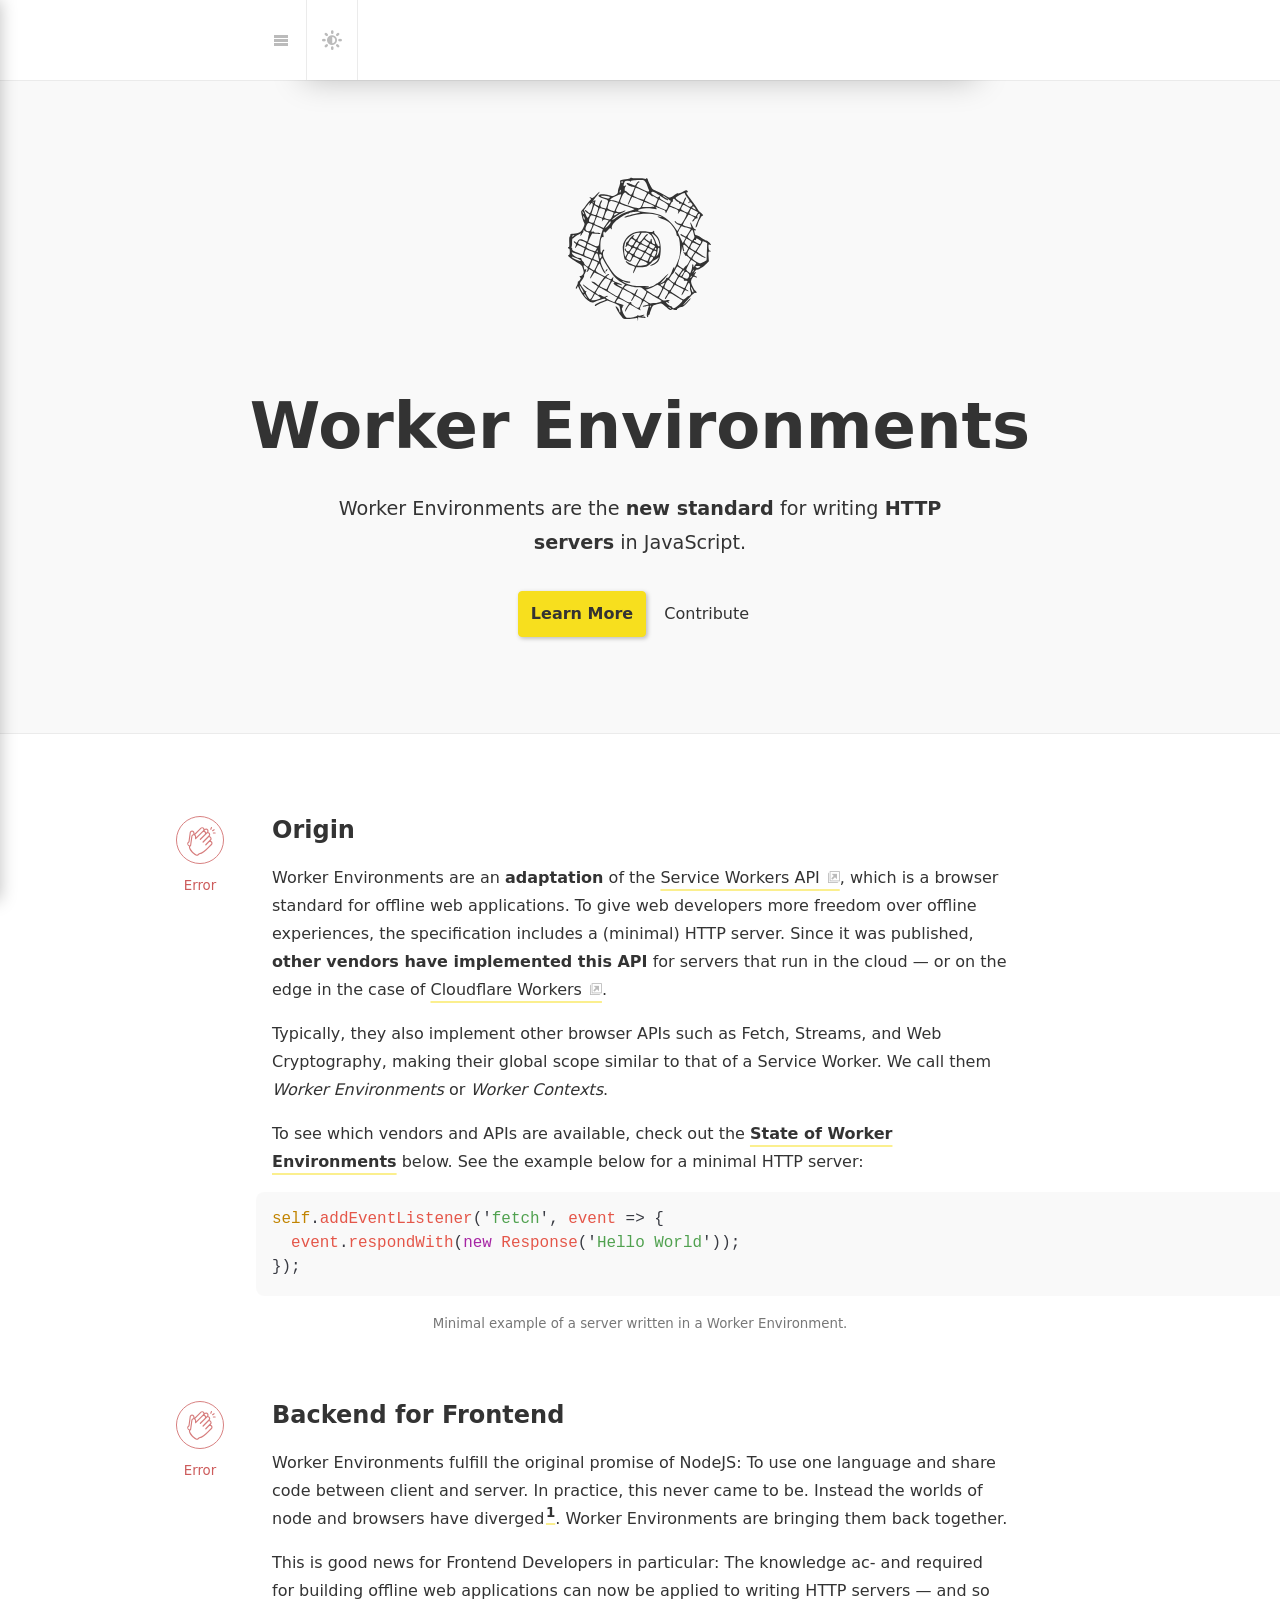
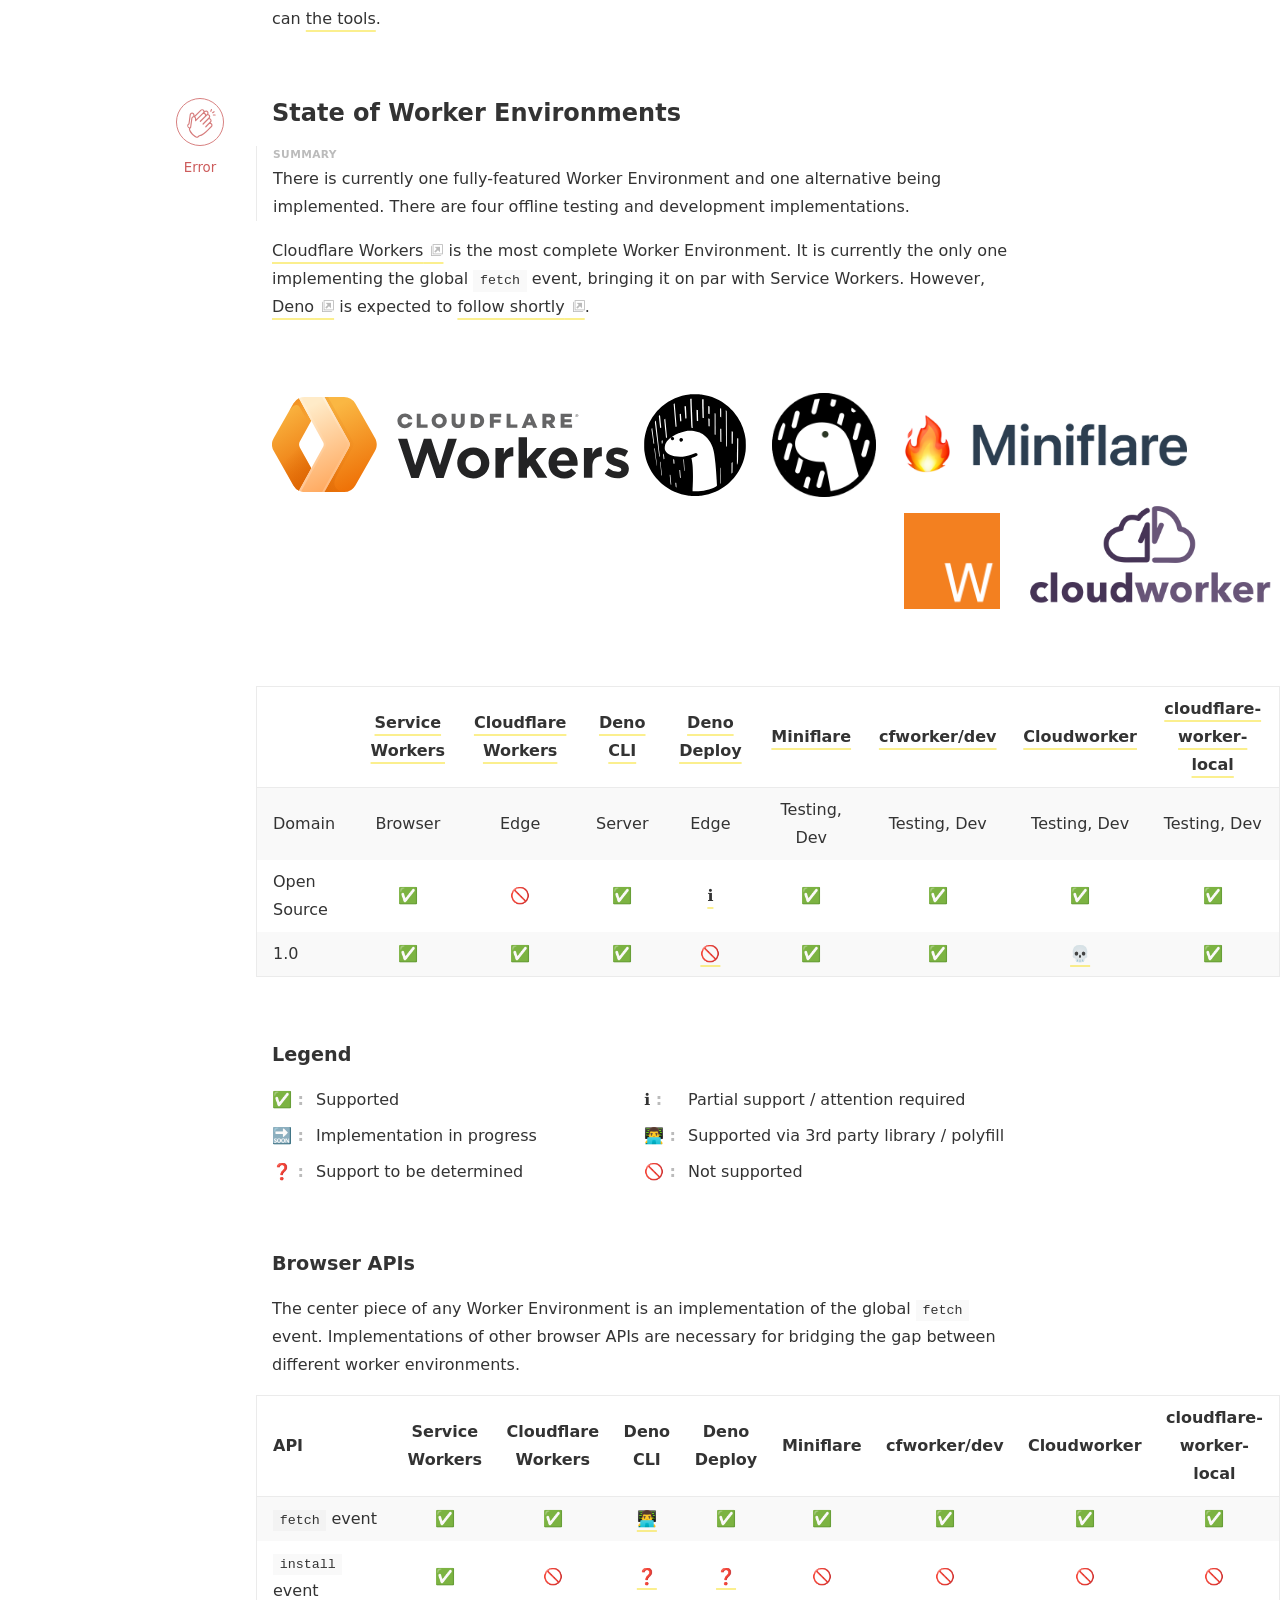
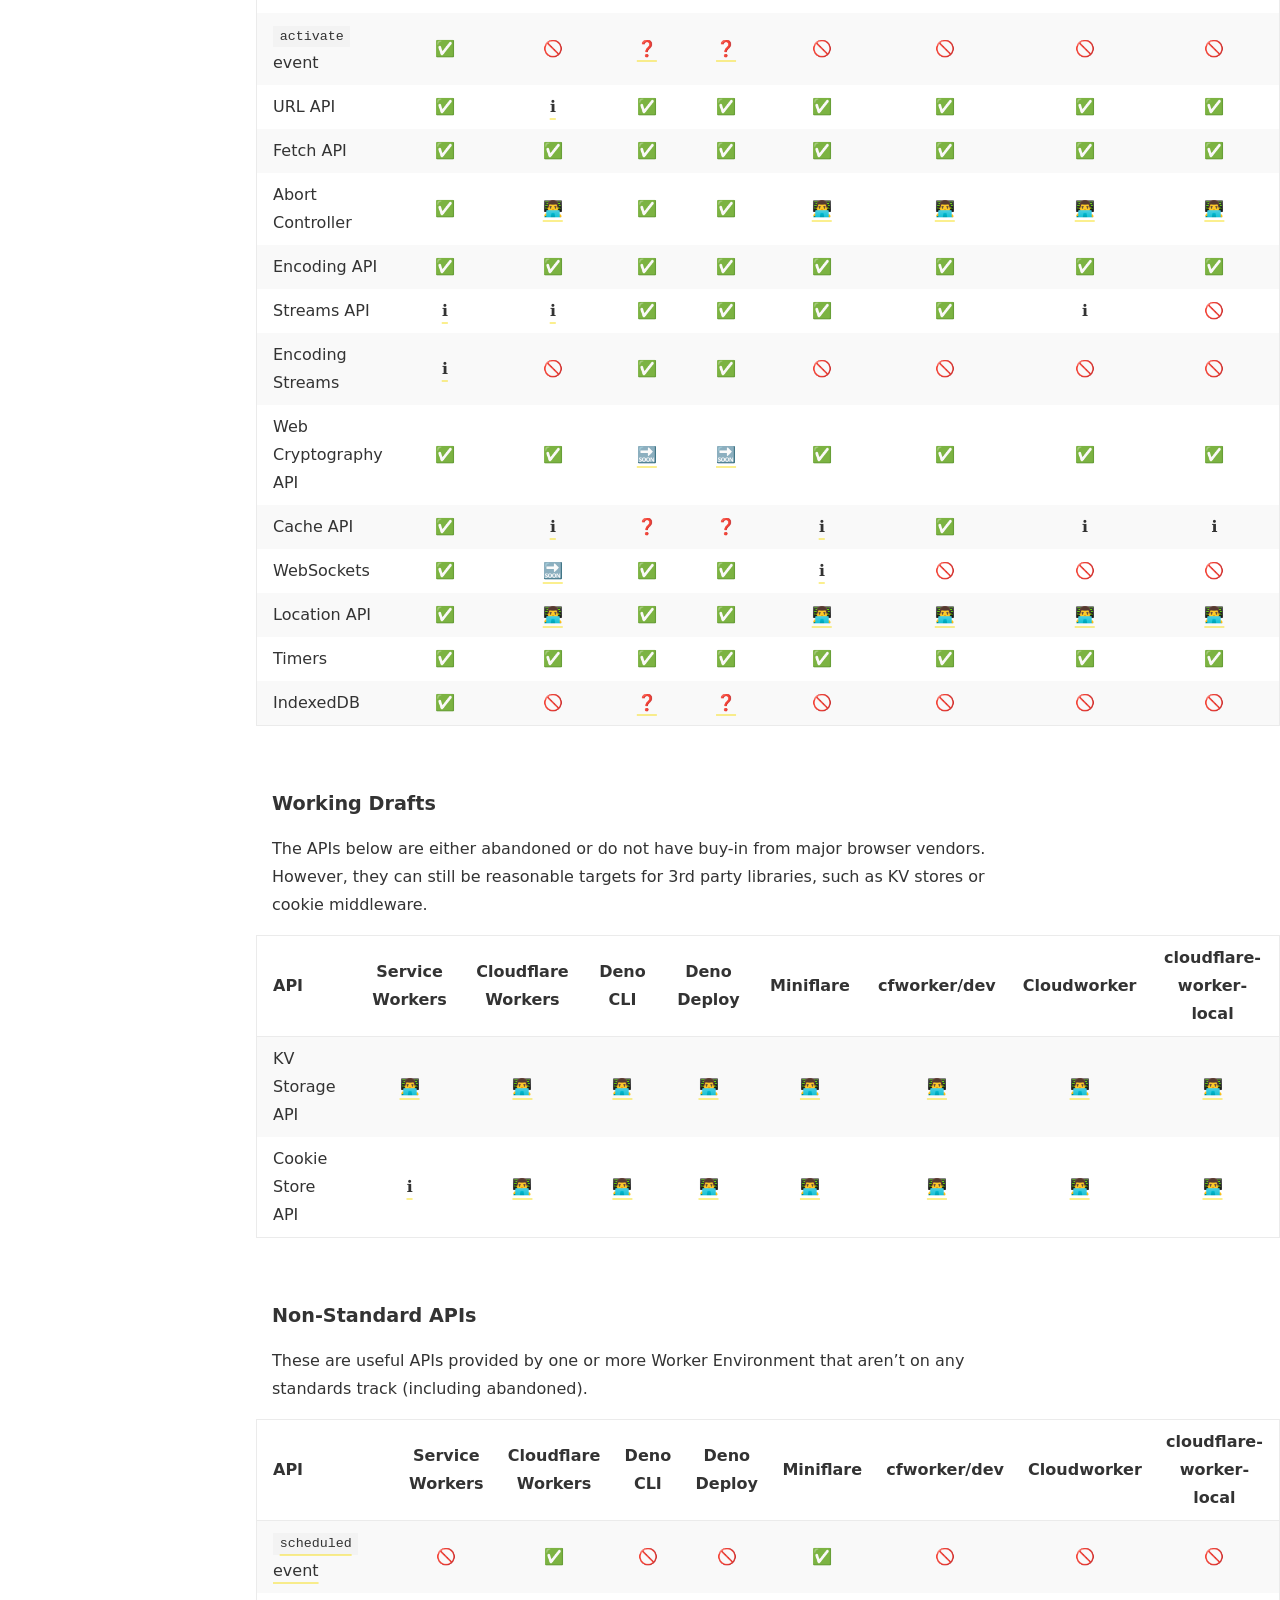
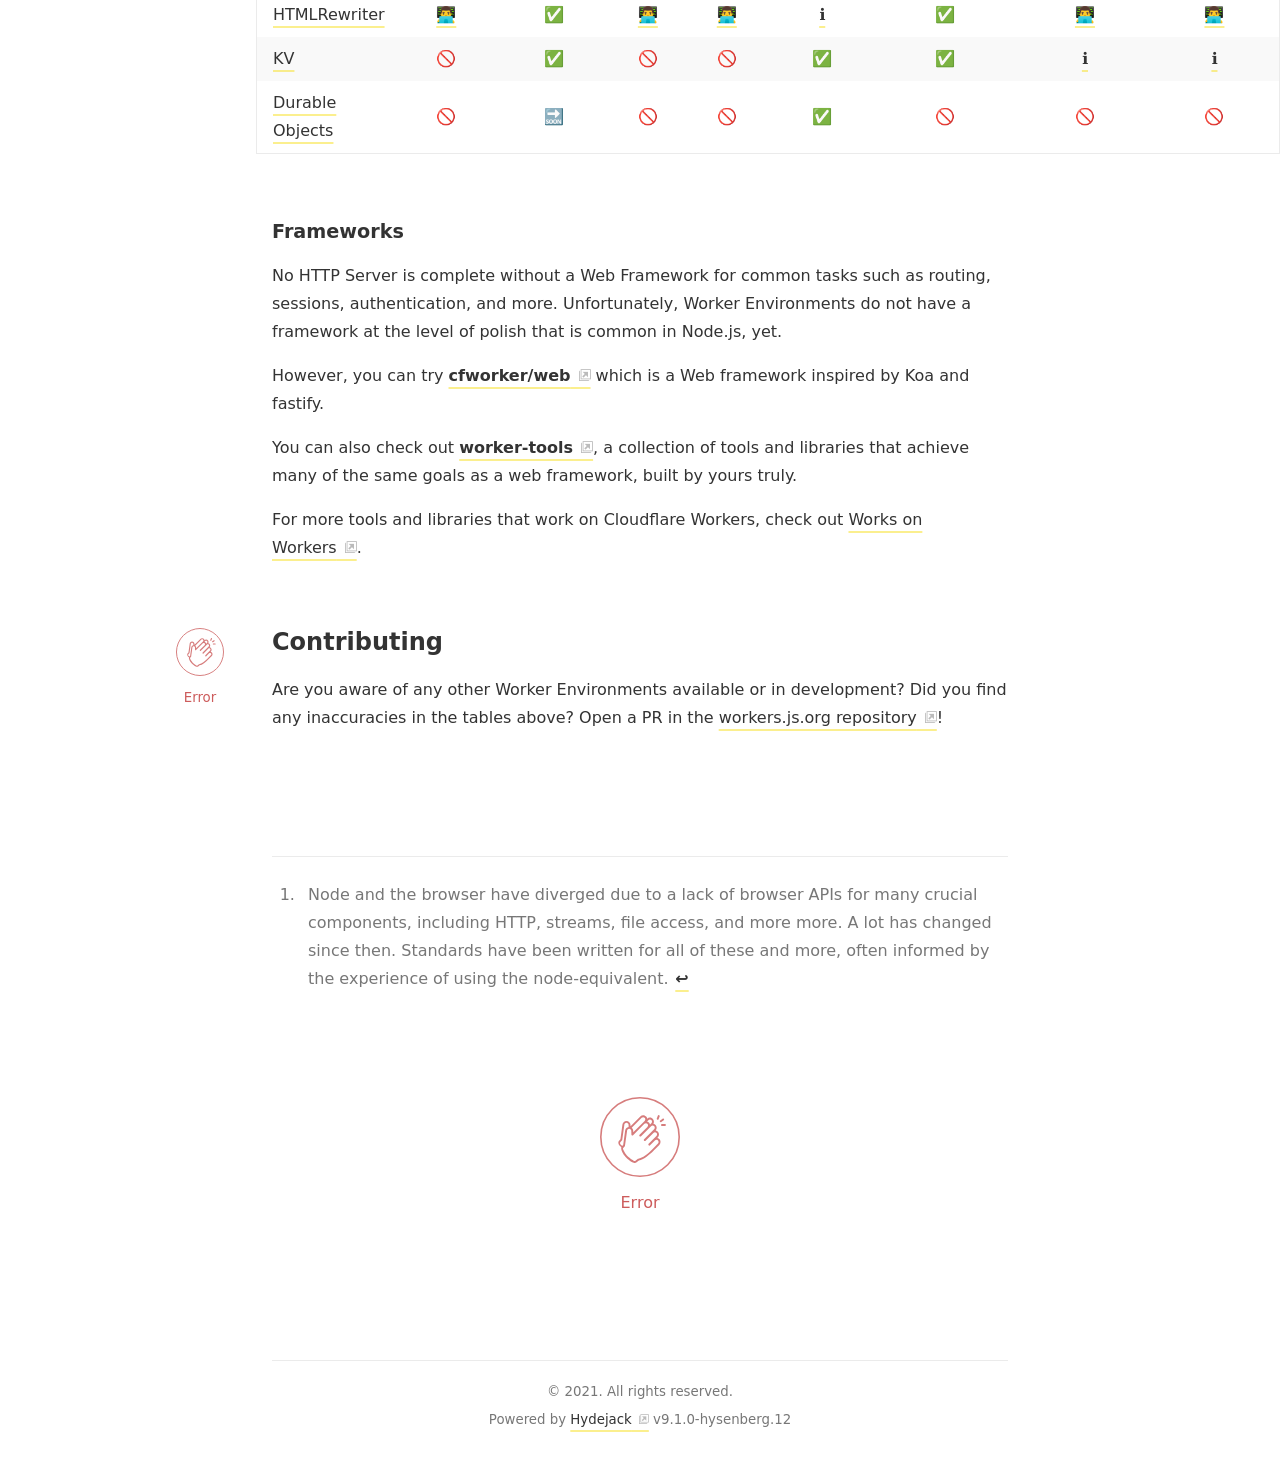
<file: index.html>
<!DOCTYPE html>
<html lang="en"><!--
 __  __                __                                     __
/\ \/\ \              /\ \             __                    /\ \
\ \ \_\ \   __  __    \_\ \      __   /\_\      __       ___ \ \ \/'\
 \ \  _  \ /\ \/\ \   /'_` \   /'__`\ \/\ \   /'__`\    /'___\\ \ , <
  \ \ \ \ \\ \ \_\ \ /\ \L\ \ /\  __/  \ \ \ /\ \L\.\_ /\ \__/ \ \ \\`\
   \ \_\ \_\\/`____ \\ \___,_\\ \____\ _\ \ \\ \__/.\_\\ \____\ \ \_\ \_\
    \/_/\/_/ `/___/> \\/__,_ / \/____//\ \_\ \\/__/\/_/ \/____/  \/_/\/_/
                /\___/                \ \____/
                \/__/                  \/___/

Powered by Hydejack v9.1.0-hysenberg.12 <https://hydejack.com/>
--><head><title>Worker Environments | The new standard for web servers</title><meta name="generator" content="Jekyll v4.2.0" /><meta property="og:title" content="Worker Environments" /><meta name="author" content="Florian Klampfer" /><meta property="og:locale" content="en" /><meta name="description" content="Worker Environments are the new standard for writing HTTP servers in JavaScript." /><meta property="og:description" content="Worker Environments are the new standard for writing HTTP servers in JavaScript." /><link rel="canonical" href="https://workers.js.org/README/" /><meta property="og:url" content="https://workers.js.org/README/" /><meta property="og:site_name" content="Worker Environments" /><meta name="twitter:card" content="summary" /><meta property="twitter:title" content="Worker Environments" /> <script type="application/ld+json"> {"description":"Worker Environments are the new standard for writing HTTP servers in JavaScript.","url":"https://workers.js.org/README/","@type":"WebPage","headline":"Worker Environments","dateModified":"2021-09-06T04:16:27+00:00","publisher":{"@type":"Organization","logo":{"@type":"ImageObject","url":"https://workers.js.org/assets/img/logo_l.svg"},"name":"Florian Klampfer"},"author":{"@type":"Person","name":"Florian Klampfer"},"@context":"https://schema.org"}</script><meta charset="utf-8"><meta name="viewport" content="width=device-width, initial-scale=1, maximum-scale=1, user-scalable=no"><meta http-equiv="x-ua-compatible" content="ie=edge"><meta name="mobile-web-app-capable" content="yes"><meta name="apple-mobile-web-app-capable" content="yes"><meta name="apple-mobile-web-app-title" content="Worker Environments"><meta name="apple-mobile-web-app-status-bar-style" content="default"><meta name="application-name" content="Worker Environments"><meta name="theme-color" content="#f7df1e"><meta name="generator" content="Hydejack v9.1.0-hysenberg.12" /><link rel="alternate" href="https://workers.js.org/README/" hreflang="en"><link type="application/atom+xml" rel="alternate" href="https://workers.js.org/feed.xml" title="Worker Environments" /><link rel="shortcut icon" href="/assets/img/logo.svg"><link rel="apple-touch-icon" href="/assets/img/logo.svg"><link rel="manifest" href="/assets/site.webmanifest"><link rel="preload" href="/assets/img/swipe.svg" as="image" id="_hrefSwipeSVG"><link rel="dns-prefetch" href="/assets/js/search-worker-9.1.0-hysenberg.12.js" as="worker" id="_hrefSearch"><link rel="dns-prefetch" href="/assets/bower_components/katex/dist/katex.min.css" id="_katexPreload"> <noscript><link rel="stylesheet" href="/assets/bower_components/katex/dist/katex.min.css"></noscript> <script>!function(r,c){"use strict";function a(e,t,n,o){e.addEventListener?e.addEventListener(t,n,o):e.attachEvent?e.attachEvent("on"+t,n):e["on"+t]=n}r.loadJS=function(e,t){var n=c.createElement("script");n.src=e,t&&a(n,"load",t,{once:!0});t=c.scripts[0];return t.parentNode.insertBefore(n,t),n},r._loaded=!1,r.loadJSDeferred=function(e,t){var n=c.createElement("script");function o(){r._loaded=!0,t&&a(n,"load",t,{once:!0});var e=c.scripts[0];e.parentNode.insertBefore(n,e)}return n.src=e,r._loaded?o():a(r,"load",o,{once:!0}),n},r.setRel=r.setRelStylesheet=function(e){a(c.getElementById(e),"load",function(){this.rel="stylesheet"},{once:!0})}}(window,document); !function(a){"use strict";var b=function(b,c,d){function e(a){return h.body?a():void setTimeout(function(){e(a)})}function f(){i.addEventListener&&i.removeEventListener("load",f),i.media=d||"all"}var g,h=a.document,i=h.createElement("link");if(c)g=c;else{var j=(h.body||h.getElementsByTagName("head")[0]).childNodes;g=j[j.length-1]}var k=h.styleSheets;i.rel="stylesheet",i.href=b,i.media="only x",e(function(){g.parentNode.insertBefore(i,c?g:g.nextSibling)});var l=function(a){for(var b=i.href,c=k.length;c--;)if(k[c].href===b)return a();setTimeout(function(){l(a)})};return i.addEventListener&&i.addEventListener("load",f),i.onloadcssdefined=l,l(f),i};"undefined"!=typeof exports?exports.loadCSS=b:a.loadCSS=b}("undefined"!=typeof global?global:this); !function(a){if(a.loadCSS){var b=loadCSS.relpreload={};if(b.support=function(){try{return a.document.createElement("link").relList.supports("preload")}catch(b){return!1}},b.poly=function(){for(var b=a.document.getElementsByTagName("link"),c=0;c<b.length;c++){var d=b[c];"preload"===d.rel&&"style"===d.getAttribute("as")&&(a.loadCSS(d.href,d,d.getAttribute("media")),d.rel=null)}},!b.support()){b.poly();var c=a.setInterval(b.poly,300);a.addEventListener&&a.addEventListener("load",function(){b.poly(),a.clearInterval(c)}),a.attachEvent&&a.attachEvent("onload",function(){a.clearInterval(c)})}}}(this); !function(w) { w._baseURL = '/'; w._publicPath = '/assets/js/'; w._noPushState = false; w._noDrawer = false; w._noNavbar = false; w._noToc = false; w._noSearch = true; w._advertise = true; w._search = { DATA_URL: '/assets/sitedata.json?no-cache', STORAGE_KEY: 'mini-search/', INDEX_KEY: 'index--2021-09-06T04:17:10+00:00', }; w._clapButton = true; }(window);</script> <!--[if gt IE 8]><!----><style id="_styleInline"> .clearfix,.sidebar-social::after{content:"";display:table;clear:both}.color-transition,.content .avatar,.landing-section,.nav-btn,.nav-btn-bar,.navbar,.message,.note-sm,#markdown-toc,.note,.hr-bottom,.hr-after::after,hr,.hr,p,body{transition:none}#_dark-mode{font-size:1.25rem}@media screen{body.light-mode{--body-color: #333;--body-bg: #fff;--border-color: #ebebeb;--gray: #777;--gray-bg: rgba(0,0,0,0.025);--gray-text: #666;--menu-text: #bbb;--inv-body-color: #ccc;--inv-body-bg: var(--dark-mode-body-bg)}body.light-mode .content{-webkit-font-smoothing:initial;-moz-osx-font-smoothing:initial}body.dark-mode{--body-color: #ccc;--body-bg: var(--dark-mode-body-bg);--border-color: var(--dark-mode-border-color);--gray: rgba(255,255,255,.5);--gray-bg: rgba(255,255,255,.033);--gray-text: rgba(255,255,255,.625);--menu-text: rgba(255,255,255,.25);--inv-body-color: #333;--inv-body-bg: #fff}body.dark-mode .content{-webkit-font-smoothing:antialiased;-moz-osx-font-smoothing:grayscale}}@media screen and (prefers-color-scheme: dark){body{--body-color: #ccc;--body-bg: var(--dark-mode-body-bg);--border-color: var(--dark-mode-border-color);--gray: rgba(255,255,255,.5);--gray-bg: rgba(255,255,255,.033);--gray-text: rgba(255,255,255,.625);--menu-text: rgba(255,255,255,.25);--inv-body-color: #333;--inv-body-bg: #fff}body .content{-webkit-font-smoothing:antialiased;-moz-osx-font-smoothing:grayscale}.tippy-content{-webkit-font-smoothing:initial;-moz-osx-font-smoothing:initial}}html{--font-family: system-ui,-apple-system,BlinkMacSystemFont,Segoe UI,Roboto,Oxygen,Ubuntu,Cantarell,Fira Sans,Droid Sans,Helvetica Neue,Arial,sans-serif;--font-family-heading: system-ui,-apple-system,BlinkMacSystemFont,Segoe UI,Roboto,Oxygen,Ubuntu,Cantarell,Fira Sans,Droid Sans,Helvetica Neue,Arial,sans-serif;--code-font-family: ui-monospace,Menlo,Monaco,Cascadia Mono,Segoe UI Mono,Roboto Mono,Oxygen Mono,Ubuntu Monospace,Source Code Pro,Fira Mono,Droid Sans Mono,Courier New,monospace;--body-color: #333;--body-bg: #fff;--border-color: #ebebeb;--gray: #777;--gray-bg: rgba(0,0,0,0.025);--gray-text: #666;--menu-text: #bbb;--inv-body-color: #ccc;--inv-body-bg: var(--dark-mode-body-bg);--root-font-size: 15px;--root-font-size-medium: 16px;--root-font-size-large: 17px;--root-font-size-print: 8pt;--root-line-height: 1.75;--font-weight: 400;--font-weight-bold: 700;--font-weight-heading: 700;--content-width-5: 54rem;--content-margin-5: 4rem;--sidebar-width: 21rem;--half-content: 31rem;--break-point-3: 64em;--break-point-5: 86em;--break-point-dynamic: 1664px}html .content{-webkit-font-smoothing:initial;-moz-osx-font-smoothing:initial}*{box-sizing:border-box}html,body{margin:0;padding:0}html{font-family:var(--font-family);font-size:var(--root-font-size);line-height:var(--root-line-height)}body{color:var(--body-color);background-color:var(--body-bg);font-weight:var(--font-weight);overflow-y:scroll}.content img,.img,.content video,.video{max-width:100%;height:auto}.lead{margin-left:-1rem;margin-right:-1rem;margin-bottom:1.5rem}p.lead{margin-left:-1rem;margin-right:-1rem}img.lead,video.lead{display:block;height:auto}.heading,.f6,h6,.h6,.f5,h5,.h5,.f4,.sidebar-nav-item,h4,.h4,.post-date,.f3,h3,.h3,.f2,h2,.h2,.f1,h1,.h1{font-family:var(--font-family-heading);font-weight:var(--font-weight-heading)}.f1,h1,.h1{font-size:2rem;line-height:1.3}.f2,h2,.h2{font-size:1.5rem;line-height:1.4}.f3,h3,.h3{font-size:1.2em;line-height:1.5}.f4,.sidebar-nav-item,h4,.h4,.post-date{font-size:1.08rem;line-height:1.6}.f5,h5,.h5{font-size:1.04rem;line-height:1.7}.f6,h6,.h6{font-size:1rem}.content h1>a,.content .h1>a{text-decoration:none;border-bottom:none}@media screen and (min-width: 86em){.content h1,.content .h1{font-size:2.4rem;line-height:1.25}}@media screen and (min-width: 1664px){body:not(.no-large-headings) .content h1,body:not(.no-large-headings) .content .h1{font-size:2.5rem;line-height:1.2}}@media screen and (min-width: 124em){body:not(.no-large-headings) .content h1,body:not(.no-large-headings) .content .h1{font-size:3rem;line-height:1.15}}h1,h2,h3,.h1,.h2,.h3{margin:4rem 0 1rem}h4,h5,h6,.h4,.post-date,.h5,.h6{margin:3rem 0 .5rem}p{margin-top:0;margin-bottom:1rem}p.lead{font-size:1.2em;margin-top:1.5rem;margin-bottom:1.5rem;padding:0 1rem}ul,ol,dl{margin-top:0;margin-bottom:1rem}ul,ol{padding-left:1.25rem}hr,.hr{border:0;margin:1rem 0;border-top:1px solid var(--border-color)}.hr-after::after{content:"";display:block;margin:1rem 0;border-top:1px solid var(--border-color)}.hr-bottom{border-bottom:1px solid var(--border-color);padding-bottom:.75rem;margin-bottom:1rem}.page{margin-bottom:3em}.page>header{position:relative;margin-bottom:1.5rem}.page .aspect-ratio.sixteen-nine.lead{margin-left:-1rem;margin-right:-1rem;width:calc(100% + 2rem)}@media (min-width: 64em){.page .aspect-ratio.sixteen-nine.lead{margin-left:-6rem;margin-right:-6rem;width:calc(100% + 12rem)}}.page-title,.post-title{margin-top:0}.post-date{display:flex;justify-content:space-between;margin-top:-.6rem;height:2rem;margin-bottom:.85rem;color:var(--gray)}.post-date>.ellipsis,#breadcrumbs.post-date>ul{cursor:pointer}.post-date [class^="icon-"]{display:inline-block;font-size:smaller;margin-right:.25rem}body:not(.no-third-column) .page>.desc-note{margin-bottom:1.5rem;transition:opacity 500ms ease, transform 500ms ease, border-color 1s ease}@media screen and (min-width: 1664px){body:not(.no-third-column) .page>.desc-note{position:absolute;top:12.2rem;left:2rem;width:calc(50% - 36rem);padding-left:calc(50% - 58rem)}}body:not(.no-third-column) .page>.desc-note .dingbat{display:none}@media screen and (min-width: 1664px){body:not(.no-third-column) .page>.desc-note .dingbat{display:block}body:not(.no-third-column) .page>.desc-note .dingbat::after{text-align:left}}body:not(.no-third-column) .page>.desc-note clap-button{display:none}@media screen and (min-width: 1664px){body:not(.no-third-column) .page>.desc-note clap-button{display:block;width:3rem;height:3rem;margin:2rem 0;font-size:smaller}}body:not(.no-third-column) .page>.desc-note.desc-hide{opacity:0;transform:translateX(2rem)}body:not(.no-third-column) .page>.desc-note.desc-show{opacity:1;transform:translateX(0)}body:not(.no-third-column) .page>.desc-note .hidden{display:none}@media screen and (min-width: 1664px){body:not(.no-third-column) .page>.desc-note .hidden{display:block;opacity:0}}body:not(.no-third-column) .page [data-scroll-spy]{position:absolute;top:5.2rem}@media screen and (min-width: 1664px){body:not(.no-third-column) .page.with-date>.desc-note{top:14.2rem}}body:not(.no-third-column) .page.with-date [data-scroll-spy]{top:7.2rem}@media screen and (min-width: 1664px){body:not(.no-third-column) .page.with-img>.desc-note{top:37.6rem}}body:not(.no-third-column) .page.with-img [data-scroll-spy]{top:30.6rem}body:not(.no-third-column) .page>.desc-note.affix{position:fixed;top:7rem}.related-posts{padding-left:0;list-style:none;margin-bottom:2rem}.related-posts>li,.related-posts>li+li{margin-top:1rem}.message,.note-sm,#markdown-toc,.note{margin-bottom:1rem;padding:1rem;color:var(--gray-text);background-color:var(--gray-bg);margin-left:-1rem;margin-right:-1rem}.note-sm,#markdown-toc,.note{background:transparent;color:var(--body-color);font-size:smaller;border-left:1px solid var(--border-color);padding:1.2rem 1rem 0 1rem;margin:1rem -1rem;position:relative}.note-sm:before,#markdown-toc:before,.note:before{font-size:0.667rem;font-weight:bold;font-style:normal;letter-spacing:.025rem;text-transform:uppercase;color:var(--menu-text);position:absolute;top:0}.note-sm[title]:before,#markdown-toc[title]:before,.note[title]:before{content:attr(title) !important}.note{font-size:1rem}@media screen and (min-width: 42em){html{font-size:var(--root-font-size-medium)}}@media screen and (min-width: 124em){html{font-size:var(--root-font-size-large)}}#breadcrumbs>ul{height:1rem;margin:-1.5rem 0 .5rem;padding:0;font-size:.667rem;color:var(--menu-text);text-transform:uppercase;width:100%;list-style:none}#breadcrumbs>ul>li{display:inline}#breadcrumbs>ul>li a{color:var(--gray);text-decoration:none;border-bottom:none}.fl{float:left}.fr{float:right}.mb0{margin-bottom:0}.mb2{margin-bottom:2rem}.mb4{margin-bottom:4rem}.mb6{margin-bottom:6rem}.mt0{margin-top:0}.mt1{margin-top:1rem}.mt2{margin-top:2rem}.mt3{margin-top:3rem}.mt4{margin-top:4rem}.mt6{margin-top:6rem}.pb0{padding-bottom:0}.ml1{margin-left:1rem}.mr1{margin-right:1rem}.sixteen-nine{position:relative}.sixteen-nine::before{display:block;content:"";width:100%;padding-top:56.25%}.sixteen-nine>*{position:absolute;top:0;left:0;right:0;bottom:0}.sixteen-ten{position:relative}.sixteen-ten::before{display:block;content:"";width:100%;padding-top:62.5%}.sixteen-ten>*{position:absolute;top:0;left:0;right:0;bottom:0}.four-three{position:relative}.four-three::before{display:block;content:"";width:100%;padding-top:75%}.four-three>*{position:absolute;top:0;left:0;right:0;bottom:0}.sr-only{display:none}.larger{font-size:larger}.smaller{font-size:smaller}.clearfix,.sidebar-social::after{content:"";display:table;clear:both}.ellipsis,#breadcrumbs>ul{white-space:nowrap;overflow:hidden;text-overflow:ellipsis}.border{border:1px solid var(--border-color)}@media (min-width: 42em){.border-radius,img.lead,video.lead,.page .aspect-ratio.sixteen-nine.lead{border-radius:.5rem}}.fallback-img{background-position:center;background-repeat:no-repeat;background-image:url("[data-uri]")}hy-push-state a{color:var(--body-color)}@supports not ((text-decoration-thickness: initial) and (text-underline-offset: initial)){hy-push-state a{text-decoration:none;border-bottom:2px solid}}@supports (text-decoration-thickness: initial) and (text-underline-offset: initial){hy-push-state a{text-decoration-style:solid;text-underline-offset:.35rem;text-decoration-thickness:2px}}hy-push-state a.no-hover{border-bottom:none;text-decoration-thickness:unset;text-underline-offset:unset}.content a:not(.btn):not(.no-hover){border-color:var(--accent-color-faded)}@supports (text-decoration-thickness: initial) and (text-underline-offset: initial){.content a:not(.btn):not(.no-hover){text-decoration-color:var(--accent-color-faded)}}.content .aspect-ratio{overflow:hidden}.content .aspect-ratio img{margin:0;width:100%;height:100%;background-color:var(--gray-bg)}hy-drawer{width:100%;position:relative;overflow:hidden;display:block;z-index:4}@media screen and (min-width: 1664px){hy-drawer{width:calc(50% - 31rem + .5rem)}}.sidebar{position:relative;display:flex;justify-content:center;align-items:center;color:rgba(255,255,255,0.75);text-align:center;min-height:100vh}.sidebar.invert{color:rgba(32,32,32,0.75)}.sidebar a{color:#fff;border-bottom-color:rgba(255,255,255,0.2);text-decoration-color:rgba(255,255,255,0.2)}.sidebar.invert a{color:#222;border-bottom-color:rgba(32,32,32,0.2);text-decoration-color:rgba(32,32,32,0.2)}.sidebar-bg{position:absolute;top:0;left:calc(50% - 50vw);width:100vw;height:100%;background:#202020 center / cover}.sidebar-bg::after{content:"";position:absolute;top:0;left:0;bottom:0;right:0;background:rgba(0,0,0,0.05)}.sidebar-bg.sidebar-overlay::after{background:linear-gradient(to bottom, rgba(32,32,32,0) 0%, rgba(32,32,32,0.5) 50%, rgba(32,32,32,0) 100%)}.sidebar-sticky{position:relative;z-index:3;max-width:21rem;padding:1.5rem;contain:content}.sidebar-about .avatar{margin-bottom:1.5rem}.sidebar-about>a.sidebar-title{text-decoration:none}.sidebar-about>a.sidebar-title>h2{margin:0;padding-bottom:.5rem}.sidebar-about>a.sidebar-title::after{content:'';display:block;border-bottom:2px solid;margin:0 auto .5rem;width:4rem;border-color:rgba(255,255,255,0.2);transition:border-color 250ms}.sidebar-about>a.sidebar-title:hover::after{border-color:#fff;transition:border-color 50ms}.sidebar.invert .sidebar-about>a.sidebar-title::after{border-color:rgba(32,32,32,0.2)}.sidebar.invert .sidebar-about>a.sidebar-title:hover::after{border-color:#222}.sidebar-nav>ul{list-style:none;padding-left:0}.sidebar-nav-item{display:inline-block;margin-bottom:.5rem}@media (min-width: 64em){#_main.no-drawer #_menu{display:none}#_main.no-drawer .nav-btn-bar>:nth-child(2){border:none}}.sidebar-social>ul{display:inline-block;list-style:none;padding-left:0;margin-bottom:0}.sidebar-social>ul>li{float:left}.sidebar-social>ul>li>a{display:inline-block;text-align:center;font-size:1.4rem;width:3rem;height:4rem;padding:.5rem 0;line-height:3rem;text-decoration:none;border-bottom-width:2px;border-bottom-style:solid}.sidebar-social>ul li+li{margin-top:0}.fixed-common,.fixed-bottom,.fixed-top{position:fixed;left:0;width:100%;z-index:2}.fixed-top{top:0}.fixed-bottom{bottom:0}.navbar>.content{position:relative;padding-top:0;padding-bottom:0;min-height:0;max-height:5rem}.nav-btn-bar{margin:0 -1rem;background-color:white;background-color:var(--body-bg);height:5rem;display:flex;align-items:center;position:relative}.nav-btn-bar>:first-child,.nav-btn-bar>:last-child{border:none}.nav-btn{background:none;border:none;text-decoration:none;display:flex;align-items:center;justify-content:center;width:3.25rem;height:5rem;color:var(--menu-text);border-right:1px solid var(--border-color);border-left:1px solid var(--border-color);margin-left:-1px}#markdown-toc{margin:2rem -1rem 2rem calc(-1rem + 1px);padding-left:2.5rem;padding-bottom:.5rem}#markdown-toc:before{left:1rem}#markdown-toc li+li{margin-top:.25rem}@media screen and (min-width: 1664px){body:not(.no-toc) #markdown-toc{position:absolute;z-index:4;width:20.5rem;right:0;margin:auto;overflow:auto}}@media screen and (min-width: 1664px){body.no-break-layout:not(.no-toc) #markdown-toc{width:calc(50% - 35rem)}}.content{margin-left:auto;margin-right:auto;padding:8rem 1rem 12rem}@media screen{.content{padding-left:1rem;min-height:100vh;margin:auto}}@media screen and (min-width: 42em){.content{max-width:42rem}}@media screen and (min-width: 54em){.content{max-width:48rem}}@media screen and (min-width: 86em){.content{padding-top:9rem;max-width:54rem}}.large-only{display:none}@media screen and (min-width: 1664px){.large-only{display:block}}.landing-section{background:var(--gray-bg);--mar: -1rem;margin:3rem var(--mar);padding:1rem calc(-1 * var(--mar))}@media screen and (min-width: 42em){.landing-section{--mar: calc(-50vw + 20rem)}}@media screen and (min-width: 54em){.landing-section{--mar: calc(-50vw + 23rem)}}@media screen and (min-width: 86em){.landing-section{--mar: calc(-50vw + 26rem)}}.layout-landing #breadcrumbs,.layout-home #breadcrumbs{display:none}.layout-landing>.page>header,.layout-home>.page>header{position:relative;border-top:1px solid var(--border-color);border-bottom:1px solid var(--border-color);margin-top:-3rem;margin-bottom:5rem;padding:2rem 1rem}@media screen and (min-width: 86em){.layout-landing>.page>header,.layout-home>.page>header{margin-top:-4rem}}.layout-landing>.page>header>h1.app-title,.layout-home>.page>header>h1.app-title{width:100%;text-align:center;font-size:4rem;margin-top:4rem}@media screen and (max-width: 42em){.layout-landing>.page>header>h1.app-title,.layout-home>.page>header>h1.app-title{font-size:2.5rem}}.layout-landing>.page>header>.app-lead,.layout-home>.page>header>.app-lead{max-width:640px;margin-left:auto !important;margin-right:auto !important}.layout-landing>.page>header>.app-button,.layout-home>.page>header>.app-button{display:block;text-align:center;height:9rem;width:9rem;margin:4rem auto}.avatar{width:7rem;height:7rem;border-radius:100%;overflow:hidden;display:inline-block}.avatar img{width:100%}.content .avatar{float:right;box-sizing:content-box;border:1rem solid var(--body-bg);transition:border-color 1s ease;margin-top:-1.5rem;margin-right:-1rem}.note:before{content:"Note"}.page>header>.note-sm:before,.page>header>.note:before,.page>header>#markdown-toc:before,.page>.desc-note>.note-sm:before,.page>.desc-note>.note:before,.page>.desc-note>#markdown-toc:before{content:"Description"}#markdown-toc:before{content:"Table of Contents"}.layout-resume .note-sm:before,.layout-resume .note:before,.layout-resume #markdown-toc:before{content:"Summary"}</style><link rel="preload" as="style" href="/assets/css/hydejack-9.1.0-hysenberg.12.css" id="_stylePreload"><link rel="preload" as="style" href="/assets/icomoon/style.css" id="_iconsPreload"> <script> setRel('_stylePreload'); setRel('_iconsPreload'); /**/ </script> <noscript><link rel="stylesheet" href="/assets/css/hydejack-9.1.0-hysenberg.12.css"><link rel="stylesheet" href="/assets/icomoon/style.css"> </noscript><style id="_pageStyle"> html{--accent-color: #f7df1e;--accent-color-faded: rgba(247,223,30,0.5);--accent-color-highlight: rgba(247,223,30,0.1);--accent-color-darkened: #e7ce08;--theme-color: #f7df1e;--dark-mode-body-bg: #323127;--dark-mode-border-color: #403f33}</style><!--<![endif]--> <script>window.GET_CLAPS_API = 'https://worker.getclaps.dev'</script><body class=""> <script> window._sunrise = 6; window._sunset = 18; !function(e,s){var d="light-mode",o="dark-mode",a=(new Date).getHours();"matchMedia"in e&&e.matchMedia("(prefers-color-scheme)")||(o=(e=a<=e._sunrise||a>=e._sunset?o:d)==o?d:o,s.body.classList.add(e),s.body.classList.remove(o))}(window,document); </script> <hy-push-state id="_pushState" replace-selector="#_main" link-selector="a[href]:not([href^='/assets/']):not(.external):not(.no-push-state)" script-selector="script" duration="500" hashchange ><div id="_navbar" class="navbar fixed-top"><div class="content"> <span class="sr-only">Jump to:</span><div class="nav-btn-bar"> <a id="_menu" class="nav-btn no-hover" href="#_drawer--opened"> <span class="sr-only">Navigation</span> <span class="icon-menu"></span> </a><div class="nav-span"></div></div></div></div><hr class="sr-only" hidden /><main id="_main" class="content layout-landing" role="main" ><nav id="breadcrumbs" class="screen-only"><ul><li><a href="/">home</a><li> <span>/</span> <span>README</span></ul></nav><article class="page mb6" role="article"><header class="landing-section"><div class="app-button"><picture> <source srcset="assets/img/logo_d.svg" media="(prefers-color-scheme: dark)"> <img src="assets/img/logo_l.svg" alt="Logo" width="172" height="172"> </picture></div><h1 class="page-title app-title">Worker Environments</h1><p class="lead centered app-lead" > Worker Environments are the <strong>new standard</strong> for writing <strong>HTTP servers</strong> in JavaScript.<p class="centered mt2 mb4"><a href="#state-of-worker-environments" class="btn btn-primary">Learn More</a> <a href="#contributing" class="btn btn-default" style="font-weight:normal">Contribute</a></header><ul class="large-only" id="markdown-toc"><li><a href="#origin" id="markdown-toc-origin">Origin</a><li><a href="#backend-for-frontend" id="markdown-toc-backend-for-frontend">Backend for Frontend</a><li><a href="#state-of-worker-environments" id="markdown-toc-state-of-worker-environments">State of Worker Environments</a><ul><li><a href="#legend" id="markdown-toc-legend">Legend</a><li><a href="#browser-apis" id="markdown-toc-browser-apis">Browser APIs</a><li><a href="#working-drafts" id="markdown-toc-working-drafts">Working Drafts</a><li><a href="#non-standard-apis" id="markdown-toc-non-standard-apis">Non-Standard APIs</a><li><a href="#frameworks" id="markdown-toc-frameworks">Frameworks</a></ul><li><a href="#contributing" id="markdown-toc-contributing">Contributing</a></ul><h2 id="origin">Origin</h2><p>Worker Environments are an <strong>adaptation</strong> of the <a href="https://w3c.github.io/ServiceWorker/">Service Workers API</a>, which is a browser standard for offline web applications. To give web developers more freedom over offline experiences, the specification includes a (minimal) HTTP server. Since it was published, <strong>other vendors have implemented this API</strong> for servers that run in the cloud — or on the edge in the case of <a href="https://workers.cloudflare.com">Cloudflare Workers</a>.<p>Typically, they also implement other browser APIs such as Fetch, Streams, and Web Cryptography, making their global scope similar to that of a Service Worker. We call them <em>Worker Environments</em> or <em>Worker Contexts</em>.<p>To see which vendors and APIs are available, check out the <a href="#state-of-worker-environments" class="heading">State of Worker Environments</a> below. See the example below for a minimal HTTP server:<div class="language-js larger highlighter-rouge"><div class="highlight"><pre class="highlight"><code><span class="nb">self</span><span class="p">.</span><span class="nx">addEventListener</span><span class="p">(</span><span class="dl">'</span><span class="s1">fetch</span><span class="dl">'</span><span class="p">,</span> <span class="nx">event</span> <span class="o">=&gt;</span> <span class="p">{</span>
  <span class="nx">event</span><span class="p">.</span><span class="nx">respondWith</span><span class="p">(</span><span class="k">new</span> <span class="nx">Response</span><span class="p">(</span><span class="dl">'</span><span class="s1">Hello World</span><span class="dl">'</span><span class="p">));</span>
<span class="p">});</span>
</code></pre></div></div><p class="figcaption">Minimal example of a server written in a Worker Environment.<h2 id="backend-for-frontend">Backend for Frontend</h2><p>Worker Environments fulfill the original promise of NodeJS: To use one language and share code between client and server. In practice, this never came to be. Instead the worlds of node and browsers have diverged<sup id="fnref:1" role="doc-noteref"><a href="#fn:1" class="footnote" rel="footnote">1</a></sup>. Worker Environments are bringing them back together.<p>This is good news for Frontend Developers in particular: The knowledge ac- and required for building offline web applications can now be applied to writing HTTP servers — and so can <a href="#frameworks">the tools</a>.<h2 id="state-of-worker-environments">State of Worker Environments</h2><p class="note" title="Summary">There is currently one fully-featured Worker Environment and one alternative being implemented. There are four offline testing and development implementations.<p><a href="https://workers.cloudflare.com">Cloudflare Workers</a> is the most complete Worker Environment. It is currently the only one implementing the global <code class="language-plaintext highlighter-rouge">fetch</code> event, bringing it on par with Service Workers. However, <a href="https://deno.land">Deno</a> is expected to <a href="https://github.com/denoland/deno/issues/5957#issuecomment-722568905">follow shortly</a>.<p><br /><p class="break-layout"><a href="https://workers.cloudflare.com" class="no-mark" title="Cloudflare Workers"><img src="assets/img/cfworkers.svg" alt="Cloudflare Workers" class="fl" style="max-width:22.5rem;margin-top: 1rem" /></a> <a href="https://deno.land" class="no-mark" title="Deno CLI"><img src="assets/img/deno.svg" alt="Deno CLI" class="fl" style="max-height:8rem" /></a> <a href="https://deno.com/deploy" class="no-mark" title="Deno Deploy"><img src="assets/img/deno-deploy.png" alt="Deno Deploy" class="fl" style="max-height:6.5rem;margin:.75rem" /></a> <a href="https://miniflare.dev" class="no-mark" title="Miniflare"><img src="assets/img/miniflare.png" alt="Miniflare" class="fl" style="max-height:6.5rem;margin-top:.75rem" /></a> <a href="https://github.com/cfworker/cfworker/tree/main/packages/dev" class="no-mark" title="cfworker/dev"><img src="assets/img/cfworkerdev.png" alt="cfworker/dev" class="fl" style="max-height:6rem; margin:1rem" /></a> <a href="https://github.com/dollarshaveclub/cloudworker" class="no-mark" title="Cloudworker"><img src="assets/img/cloudworker.png" alt="Cloudworker" class="fl" style="max-height:8rem" /></a><hr class="clearfix" /><p><br /><table><thead><tr><th style="text-align: left"> <th style="text-align: center"><a href="https://w3c.github.io/ServiceWorker/">Service Workers</a><th style="text-align: center"><a href="https://workers.cloudflare.com">Cloudflare Workers</a><th style="text-align: center"><a href="https://deno.land">Deno CLI</a><th style="text-align: center"><a href="https://deno.com/deploy">Deno Deploy</a><th style="text-align: center"><a href="https://miniflare.dev">Miniflare</a><th style="text-align: center"><a href="https://github.com/cfworker/cfworker/tree/main/packages/dev">cfworker/dev</a><th style="text-align: center"><a href="https://github.com/dollarshaveclub/cloudworker">Cloudworker</a><th style="text-align: center"><a href="https://github.com/gja/cloudflare-worker-local">cloudflare-<br />worker-local</a><tbody><tr><td style="text-align: left">Domain<td style="text-align: center">Browser<td style="text-align: center">Edge<td style="text-align: center">Server<td style="text-align: center">Edge<td style="text-align: center">Testing, Dev<td style="text-align: center">Testing, Dev<td style="text-align: center">Testing, Dev<td style="text-align: center">Testing, Dev<tr><td style="text-align: left">Open Source<td style="text-align: center">✅<td style="text-align: center">🚫<td style="text-align: center">✅<td style="text-align: center"><a href="https://deno.com/deploy">ℹ️</a><td style="text-align: center">✅<td style="text-align: center">✅<td style="text-align: center">✅<td style="text-align: center">✅<tr><td style="text-align: left">1.0<td style="text-align: center">✅<td style="text-align: center">✅<td style="text-align: center">✅<td style="text-align: center"><a href="https://deno.com/deploy">🚫</a><td style="text-align: center">✅<td style="text-align: center">✅<td style="text-align: center"><a href="https://github.com/dollarshaveclub/cloudworker#%EF%B8%8F-cloudworker-is-no-longer-actively-maintained-at-dollar-shave-club-if-youre-interested-in-volunteering-to-help-please-open-an-issue-%EF%B8%8F">💀</a><td style="text-align: center">✅</table><h3 id="legend">Legend</h3><dl class="legend"><dt>✅<dd>Supported<dt>ℹ️<dd>Partial support / attention required<dt>🔜<dd>Implementation in progress<dt>👨‍💻<dd>Supported via 3rd party library / polyfill<dt>❓<dd>Support to be determined<dt>🚫<dd>Not supported</dl><h3 id="browser-apis">Browser APIs</h3><p>The center piece of any Worker Environment is an implementation of the global <code class="language-plaintext highlighter-rouge">fetch</code> event. Implementations of other browser APIs are necessary for bridging the gap between different worker environments.<table><thead><tr><th style="text-align: left">API<th style="text-align: center">Service Workers<th style="text-align: center">Cloudflare Workers<th style="text-align: center">Deno CLI<th style="text-align: center">Deno Deploy<th style="text-align: center">Miniflare<th style="text-align: center">cfworker/dev<th style="text-align: center">Cloudworker<th style="text-align: center">cloudflare-<br />worker-local<tbody><tr><td style="text-align: left"><code class="language-plaintext highlighter-rouge">fetch</code> event<td style="text-align: center">✅<td style="text-align: center">✅<td style="text-align: center"><a href="https://github.com/worker-tools/deno-fetch-event-adapter">👨‍💻</a><td style="text-align: center">✅<td style="text-align: center">✅<td style="text-align: center">✅<td style="text-align: center">✅<td style="text-align: center">✅<tr><td style="text-align: left"><code class="language-plaintext highlighter-rouge">install</code> event<td style="text-align: center">✅<td style="text-align: center">🚫<td style="text-align: center"><a href="https://github.com/denoland/deno/issues/5957#issuecomment-722568905">❓</a><td style="text-align: center"><a href="https://github.com/denoland/deno/issues/5957#issuecomment-722568905">❓</a><td style="text-align: center">🚫<td style="text-align: center">🚫<td style="text-align: center">🚫<td style="text-align: center">🚫<tr><td style="text-align: left"><code class="language-plaintext highlighter-rouge">activate</code> event<td style="text-align: center">✅<td style="text-align: center">🚫<td style="text-align: center"><a href="https://github.com/denoland/deno/issues/5957#issuecomment-722568905">❓</a><td style="text-align: center"><a href="https://github.com/denoland/deno/issues/5957#issuecomment-722568905">❓</a><td style="text-align: center">🚫<td style="text-align: center">🚫<td style="text-align: center">🚫<td style="text-align: center">🚫<tr><td style="text-align: left">URL API<td style="text-align: center">✅<td style="text-align: center"><a href="https://developers.cloudflare.com/workers/runtime-apis/web-standards#url-api">ℹ️</a><td style="text-align: center">✅<td style="text-align: center">✅<td style="text-align: center">✅<td style="text-align: center">✅<td style="text-align: center">✅<td style="text-align: center">✅<tr><td style="text-align: left">Fetch API<td style="text-align: center">✅<td style="text-align: center">✅<td style="text-align: center">✅<td style="text-align: center">✅<td style="text-align: center">✅<td style="text-align: center">✅<td style="text-align: center">✅<td style="text-align: center">✅<tr><td style="text-align: left">Abort Controller<td style="text-align: center">✅<td style="text-align: center"><a href="https://github.com/mo/abortcontroller-polyfill">👨‍💻</a><td style="text-align: center">✅<td style="text-align: center">✅<td style="text-align: center"><a href="https://github.com/mo/abortcontroller-polyfill">👨‍💻</a><td style="text-align: center"><a href="https://github.com/mo/abortcontroller-polyfill">👨‍💻</a><td style="text-align: center"><a href="https://github.com/mo/abortcontroller-polyfill">👨‍💻</a><td style="text-align: center"><a href="https://github.com/mo/abortcontroller-polyfill">👨‍💻</a><tr><td style="text-align: left">Encoding API<td style="text-align: center">✅<td style="text-align: center">✅<td style="text-align: center">✅<td style="text-align: center">✅<td style="text-align: center">✅<td style="text-align: center">✅<td style="text-align: center">✅<td style="text-align: center">✅<tr><td style="text-align: left">Streams API<td style="text-align: center"><a href="https://caniuse.com/streams">ℹ️</a><td style="text-align: center"><a href="https://developers.cloudflare.com/workers/learning/using-streams">ℹ️</a><td style="text-align: center">✅<td style="text-align: center">✅<td style="text-align: center">✅<td style="text-align: center">✅<td style="text-align: center">ℹ️<td style="text-align: center">🚫<tr><td style="text-align: left">Encoding Streams<td style="text-align: center"><a href="https://caniuse.com/?search=text(en%7Cde)coderstream">ℹ️</a><td style="text-align: center">🚫<td style="text-align: center">✅<td style="text-align: center">✅<td style="text-align: center">🚫<td style="text-align: center">🚫<td style="text-align: center">🚫<td style="text-align: center">🚫<tr><td style="text-align: left">Web Cryptography API<td style="text-align: center">✅<td style="text-align: center">✅<td style="text-align: center"><a href="https://github.com/denoland/deno/issues/1891">🔜</a><td style="text-align: center"><a href="https://github.com/denoland/deno/issues/1891">🔜</a><td style="text-align: center">✅<td style="text-align: center">✅<td style="text-align: center">✅<td style="text-align: center">✅<tr><td style="text-align: left">Cache API<td style="text-align: center">✅<td style="text-align: center"><a href="https://developers.cloudflare.com/workers/learning/how-the-cache-works">ℹ️</a><td style="text-align: center">❓<td style="text-align: center">❓<td style="text-align: center"><a href="https://miniflare.dev/cache.html">ℹ️</a><td style="text-align: center">✅<td style="text-align: center">ℹ️<td style="text-align: center">ℹ️<tr><td style="text-align: left">WebSockets<td style="text-align: center">✅<td style="text-align: center"><a href="https://blog.cloudflare.com/introducing-workers-durable-objects/#can-durable-objects-serve-websockets">🔜</a><td style="text-align: center">✅<td style="text-align: center">✅<td style="text-align: center"><a href="https://miniflare.dev/web-sockets.html">ℹ️</a><td style="text-align: center">🚫<td style="text-align: center">🚫<td style="text-align: center">🚫<tr><td style="text-align: left">Location API<td style="text-align: center">✅<td style="text-align: center"><a href="https://github.com/worker-tools/location-polyfill">👨‍💻</a>️<td style="text-align: center">✅<td style="text-align: center">✅<td style="text-align: center"><a href="https://github.com/worker-tools/location-polyfill">👨‍💻</a>️<td style="text-align: center"><a href="https://github.com/worker-tools/location-polyfill">👨‍💻</a><td style="text-align: center"><a href="https://github.com/worker-tools/location-polyfill">👨‍💻</a><td style="text-align: center"><a href="https://github.com/worker-tools/location-polyfill">👨‍💻</a><tr><td style="text-align: left">Timers<td style="text-align: center">✅<td style="text-align: center">✅<td style="text-align: center">✅<td style="text-align: center">✅<td style="text-align: center">✅<td style="text-align: center">✅<td style="text-align: center">✅<td style="text-align: center">✅<tr><td style="text-align: left">IndexedDB<td style="text-align: center">✅<td style="text-align: center">🚫<td style="text-align: center"><a href="https://github.com/denoland/deno/issues/1699">❓</a><td style="text-align: center"><a href="https://github.com/denoland/deno/issues/1699">❓</a><td style="text-align: center">🚫<td style="text-align: center">🚫<td style="text-align: center">🚫<td style="text-align: center">🚫</table><h3 id="working-drafts">Working Drafts</h3><p>The APIs below are either abandoned or do not have buy-in from major browser vendors. However, they can still be reasonable targets for 3rd party libraries, such as KV stores or cookie middleware.<table><thead><tr><th style="text-align: left">API<th style="text-align: center">Service Workers<th style="text-align: center">Cloudflare Workers<th style="text-align: center">Deno CLI<th style="text-align: center">Deno Deploy<th style="text-align: center">Miniflare<th style="text-align: center">cfworker/dev<th style="text-align: center">Cloudworker<th style="text-align: center">cloudflare-<br />worker-local<tbody><tr><td style="text-align: left">KV Storage API<td style="text-align: center"><a href="https://github.com/GoogleChromeLabs/kv-storage-polyfill">👨‍💻</a><td style="text-align: center"><a href="https://github.com/worker-tools/cloudflare-kv-storage">👨‍💻</a><td style="text-align: center"><a href="https://github.com/worker-tools/deno-kv-storage">👨‍💻</a><td style="text-align: center"><a href="https://github.com/worker-tools/deno-kv-storage">👨‍💻</a><td style="text-align: center"><a href="https://github.com/worker-tools/cloudflare-kv-storage">👨‍💻</a><td style="text-align: center"><a href="https://github.com/worker-tools/deno-kv-storage">👨‍💻</a><td style="text-align: center"><a href="https://github.com/worker-tools/cloudflare-kv-storage">👨‍💻</a><td style="text-align: center"><a href="https://github.com/worker-tools/cloudflare-kv-storage">👨‍💻</a><tr><td style="text-align: left">Cookie Store API<td style="text-align: center"><a href="https://caniuse.com/cookie-store-api">ℹ️</a><td style="text-align: center"><a href="https://github.com/worker-tools/request-cookie-store">👨‍💻</a><td style="text-align: center"><a href="https://github.com/worker-tools/request-cookie-store">👨‍💻</a><td style="text-align: center"><a href="https://github.com/worker-tools/request-cookie-store">👨‍💻</a><td style="text-align: center"><a href="https://github.com/worker-tools/request-cookie-store">👨‍💻</a><td style="text-align: center"><a href="https://github.com/worker-tools/request-cookie-store">👨‍💻</a><td style="text-align: center"><a href="https://github.com/worker-tools/request-cookie-store">👨‍💻</a><td style="text-align: center"><a href="https://github.com/worker-tools/request-cookie-store">👨‍💻</a></table><h3 id="non-standard-apis">Non-Standard APIs</h3><p>These are useful APIs provided by one or more Worker Environment that aren’t on any standards track (including abandoned).<table><thead><tr><th style="text-align: left">API<th style="text-align: center">Service Workers<th style="text-align: center">Cloudflare Workers<th style="text-align: center">Deno CLI<th style="text-align: center">Deno Deploy<th style="text-align: center">Miniflare<th style="text-align: center">cfworker/dev<th style="text-align: center">Cloudworker<th style="text-align: center">cloudflare-<br />worker-local<tbody><tr><td style="text-align: left"><a href="https://developers.cloudflare.com/workers/runtime-apis/scheduled-event"><code class="language-plaintext highlighter-rouge">scheduled</code> event</a><td style="text-align: center">🚫<td style="text-align: center">✅<td style="text-align: center">🚫<td style="text-align: center">🚫<td style="text-align: center">✅<td style="text-align: center">🚫<td style="text-align: center">🚫<td style="text-align: center">🚫<tr><td style="text-align: left"><a href="https://developers.cloudflare.com/workers/runtime-apis/html-rewriter">HTMLRewriter</a><td style="text-align: center"><a href="https://github.com/worker-tools/parsed-html-rewriter">👨‍💻</a><td style="text-align: center">✅<td style="text-align: center"><a href="https://github.com/worker-tools/parsed-html-rewriter">👨‍💻</a><td style="text-align: center"><a href="https://github.com/worker-tools/parsed-html-rewriter">👨‍💻</a><td style="text-align: center"><a href="https://github.com/mrbbot/html-rewriter-wasm#caveats">ℹ️</a><td style="text-align: center">✅<td style="text-align: center"><a href="https://github.com/worker-tools/parsed-html-rewriter">👨‍💻</a><td style="text-align: center"><a href="https://github.com/worker-tools/parsed-html-rewriter">👨‍💻</a><tr><td style="text-align: left"><a href="https://developers.cloudflare.com/workers/runtime-apis/kv">KV</a><td style="text-align: center">🚫<td style="text-align: center">✅<td style="text-align: center">🚫<td style="text-align: center">🚫<td style="text-align: center">✅<td style="text-align: center">✅<td style="text-align: center"><a href="https://github.com/dollarshaveclub/cloudworker#workers-kv">ℹ️</a><td style="text-align: center"><a href="https://github.com/gja/cloudflare-worker-local#cloudflare-kv-store-emulation-using-minio-or-any-s3-compatible-service">ℹ️</a><tr><td style="text-align: left"><a href="https://developers.cloudflare.com/workers/runtime-apis/durable-objects">Durable Objects</a><td style="text-align: center">🚫<td style="text-align: center">🔜<td style="text-align: center">🚫<td style="text-align: center">🚫<td style="text-align: center">✅<td style="text-align: center">🚫<td style="text-align: center">🚫<td style="text-align: center">🚫</table><h3 id="frameworks">Frameworks</h3><p>No HTTP Server is complete without a Web Framework for common tasks such as routing, sessions, authentication, and more. Unfortunately, Worker Environments do not have a framework at the level of polish that is common in Node.js, yet.<p>However, you can try <a href="https://github.com/cfworker/cfworker/blob/main/packages/web/README.md"><strong>cfworker/web</strong></a> which is a Web framework inspired by Koa and fastify.<p>You can also check out <a href="https://worker-tools.github.io" class="external"><strong>worker-tools</strong></a>, a collection of tools and libraries that achieve many of the same goals as a web framework, built by yours truly.<p>For more tools and libraries that work on Cloudflare Workers, check out <a href="https://workers.cloudflare.com/works">Works on Workers</a>.<h2 id="contributing">Contributing</h2><p>Are you aware of any other Worker Environments available or in development? Did you find any inaccuracies in the tables above? Open a PR in the <a href="https://github.com/worker-tools/workers.js.org">workers.js.org repository</a>!<p><br /><style> dl.legend { display: grid; grid-template-columns: repeat(auto-fill, 36px minmax(min(300px, 100%), 1fr)); grid-gap: 0.5rem; } dl.legend dd { margin: 0; } table th:first-of-type { width: 220px; } table th:not(:first-of-type) { width: 180px; } table a::after { content: none!important; }</style><div class="footnotes" role="doc-endnotes"><ol><li id="fn:1" role="doc-endnote"><p>Node and the browser have diverged due to a lack of browser APIs for many crucial components, including HTTP, streams, file access, and more more. A lot has changed since then. Standards have been written for all of these and more, often informed by the experience of using the node-equivalent. <a href="#fnref:1" class="reversefootnote" role="doc-backlink">&#x21a9;&#xfe0e;</a></ol></div></article><clap-button class="mb6" nowave ></clap-button><footer class="content" role="contentinfo"><hr/><p><small class="copyright">© 2021. All rights reserved. </small><p><small>Powered by <a class="external" href="https://hydejack.com/">Hydejack</a> v<span id="_version">9.1.0-hysenberg.12</span></small><hr class="sr-only"/></footer></main><hy-drawer id="_drawer" class="" side="left" threshold="10" noscroll ><header id="_sidebar" class="sidebar invert" role="banner"><div class="sidebar-bg " style="background:#f7df1e"></div><div class="sidebar-sticky"><div class="sidebar-about"> <a class="no-hover" href="/" tabindex="-1"> <img src="assets/img/logo_l.svg" class="avatar" alt="Worker Environments" width="120" height="120" loading="lazy" /> </a> <a class="sidebar-title" href="/"><h2 class="h1">Worker Environments</h2></a><p class=""> The new standard for web servers</div><nav class="sidebar-nav heading" role="navigation"> <span class="sr-only">Navigation:</span><ul></ul></nav><div class="sidebar-social"> <span class="sr-only">Social</span><ul><li> <a href="https://github.com/worker-tools/workers.js.org" title="GitHub" class="no-mark-external"> <span class="icon-github"></span> <span class="sr-only">GitHub</span> </a></ul></div></div></header></hy-drawer><hr class="sr-only" hidden /> </hy-push-state> <!--[if gt IE 10]><!----> <script nomodule>!function(){var t,n=document.createElement("script");!("noModule"in n)&&"onbeforeload"in n&&(t=!1,document.addEventListener("beforeload",function(e){if(e.target===n)t=!0;else if(!e.target.hasAttribute("nomodule")||!t)return;e.preventDefault()},!0),n.type="module",n.src=".",document.head.appendChild(n),n.remove())}(); </script> <script src="/assets/js/hydejack-9.1.0-hysenberg.12.js" type="module"></script> <script src="/assets/js/LEGACY-hydejack-9.1.0-hysenberg.12.js" nomodule defer></script> <script type="module"> if ('serviceWorker' in navigator) { /**/ navigator.serviceWorker.getRegistration() .then(r => r.unregister()) .catch(() => {}); /**/ } </script> <!--<![endif]--> <script> document.getElementById('_pushState').addEventListener('load', (e) => { document.querySelectorAll('article > h2[id]').forEach((h2) => { var p = document.createElement('p'); var cb = document.createElement('clap-button'); cb.setAttribute('url', '#' + h2.id); cb.setAttribute('text-placement', 'bottom'); cb.setAttribute('nowave', ''); p.appendChild(cb); h2.insertAdjacentElement('afterend', p); }); }); document.getElementById('_pushState').addEventListener('ready', (e) => { prepare(e.detail.replaceEls[0]); updateImg(e.detail.replaceEls[0]); }); let darkMode = undefined; prepare(document); function prepare(main) { if (main) main.querySelectorAll('picture').forEach(pic => { const source = pic.querySelector('source[media*="dark"]'); const img = pic.querySelector('img'); if (source && img) { pic.dataset.lightSrc = img.src; pic.dataset.darkSrc = source.srcset; } }); } function updateImg(main) { if (darkMode === true) { main.querySelectorAll('picture').forEach(pic => { const source = pic.querySelector('source[media*="dark"]'); const img = pic.querySelector('img'); if (img && pic.dataset.darkSrc) { img.src = pic.dataset.darkSrc; if (source) pic.removeChild(source); } }); } else if (darkMode === false) { main.querySelectorAll('picture').forEach(pic => { const source = pic.querySelector('source[media*="dark"]'); const img = pic.querySelector('img'); if (img && pic.dataset.lightSrc) { img.src = pic.dataset.lightSrc; if (source) pic.removeChild(source); } }); } } document.body.addEventListener('hydejack-dark-mode-toggle', (e) => { darkMode = e.detail; updateImg(document); }); </script><div hidden><h2 class="sr-only">Templates:</h2><clap-config> <clap-text at="1">Keep going!</clap-text> <clap-text at="2">Keep going ×2!</clap-text> <clap-text at="3">Give me more!</clap-text> <clap-text at="5">Thank you, thank you</clap-text> <clap-text at="7">Far too kind!</clap-text> <clap-text at="10">Never gonna give me up?</clap-text> <clap-text at="14">Never gonna let me down?</clap-text> <clap-text at="20">Turn around and desert me!</clap-text> <clap-text at="30">You're an addict!</clap-text> <clap-text at="40">Son of a clapper!</clap-text> <clap-text at="50">No way</clap-text> <clap-text at="60">Go back to work!</clap-text> <clap-text at="70">This is getting out of <em>hand</em></clap-text> <clap-text at="80">Unbelievable</clap-text> <clap-text at="90">PREPOSTEROUS</clap-text> <clap-text at="100">I N S A N I T Y</clap-text> <clap-text at="185"><span style="font-family:monospace">FEED ME A STRAY CAT</span></clap-text> </clap-config> <template id="_animation-template"><div class="animation-main fixed-top"><nav id="breadcrumbs" class="screen-only"><ul></ul></nav><div class="content"><div class="page"></div></div></div></template> <template id="_loading-template"><div class="loading nav-btn fr"> <span class="sr-only">Loading…</span> <span class="icon-cog"></span></div></template> <template id="_error-template"><div class="page"><h1 class="page-title">Error</h1><p class="lead"> Sorry, an error occurred while loading: <a class="this-link" href=""></a>.</div></template> <template id="_permalink-template"> <a href="#" class="permalink"> <span class="sr-only">Permalink</span> <span class="content-hash"></span> </a> </template> <template id="_dark-mode-template"> <button id="_dark-mode" class="nav-btn no-hover" > <span class="sr-only">Dark Mode</span> <span class="icon-brightness-contrast"></span> </button> </template></div></html>
</file>
<file: assets/icomoon/style.css>
@font-face {
  font-family: 'icomoon';
  src:  url('fonts/icomoon.eot?jbjoqu');
  src:  url('fonts/icomoon.eot?jbjoqu#iefix') format('embedded-opentype'),
    url('fonts/icomoon.ttf?jbjoqu') format('truetype'),
    url('fonts/icomoon.woff?jbjoqu') format('woff'),
    url('fonts/icomoon.svg?jbjoqu#icomoon') format('svg');
  font-weight: normal;
  font-style: normal;
  font-display: block;
}

[class^="icon-"], [class*=" icon-"] {
  /* use !important to prevent issues with browser extensions that change fonts */
  font-family: 'icomoon' !important;
  speak: never;
  font-style: normal;
  font-weight: normal;
  font-variant: normal;
  text-transform: none;
  line-height: 1;

  /* Better Font Rendering =========== */
  -webkit-font-smoothing: antialiased;
  -moz-osx-font-smoothing: grayscale;
}

.icon-book:before {
  content: "\e91f";
}
.icon-library:before {
  content: "\e921";
}
.icon-phone:before {
  content: "\e942";
}
.icon-envelop:before {
  content: "\e945";
}
.icon-location:before {
  content: "\e947";
}
.icon-bubbles:before {
  content: "\e96c";
}
.icon-quotes-right:before {
  content: "\e978";
}
.icon-wrench:before {
  content: "\e991";
}
.icon-trophy:before {
  content: "\e99e";
}
.icon-briefcase:before {
  content: "\e9ae";
}
.icon-earth:before {
  content: "\e9ca";
}
.icon-link:before {
  content: "\e9cb";
}
.icon-star-empty:before {
  content: "\2606";
}
.icon-star-half:before {
  content: "\272e";
}
.icon-star-full:before {
  content: "\2605";
}
.icon-heart:before {
  content: "\e9da";
}
.icon-new-tab:before {
  content: "\ea7e";
}
.icon-amazon:before {
  content: "\ea87";
}
.icon-google:before {
  content: "\ea88";
}
.icon-google-plus:before {
  content: "\ea8b";
}
.icon-google-drive:before {
  content: "\ea8f";
}
.icon-facebook:before {
  content: "\ea90";
}
.icon-instagram:before {
  content: "\ea92";
}
.icon-whatsapp:before {
  content: "\ea93";
}
.icon-spotify:before {
  content: "\ea94";
}
.icon-telegram:before {
  content: "\ea95";
}
.icon-twitter:before {
  content: "\ea96";
}
.icon-vine:before {
  content: "\ea97";
}
.icon-vk:before {
  content: "\ea98";
}
.icon-renren:before {
  content: "\ea99";
}
.icon-sina-weibo:before {
  content: "\ea9a";
}
.icon-rss:before {
  content: "\ea9b";
}
.icon-youtube:before {
  content: "\ea9d";
}
.icon-twitch:before {
  content: "\ea9f";
}
.icon-vimeo:before {
  content: "\eaa0";
}
.icon-lanyrd:before {
  content: "\eaa2";
}
.icon-flickr2:before {
  content: "\eaa4";
}
.icon-dribbble:before {
  content: "\eaa7";
}
.icon-behance:before {
  content: "\eaa8";
}
.icon-deviantart:before {
  content: "\eaaa";
}
.icon-500px:before {
  content: "\eaab";
}
.icon-steam:before {
  content: "\eaac";
}
.icon-dropbox:before {
  content: "\eaae";
}
.icon-onedrive:before {
  content: "\eaaf";
}
.icon-github:before {
  content: "\eab0";
}
.icon-npm:before {
  content: "\eab1";
}
.icon-basecamp:before {
  content: "\eab2";
}
.icon-trello:before {
  content: "\eab3";
}
.icon-wordpress:before {
  content: "\eab4";
}
.icon-joomla:before {
  content: "\eab5";
}
.icon-ello:before {
  content: "\eab6";
}
.icon-blogger:before {
  content: "\eab7";
}
.icon-tumblr:before {
  content: "\eab9";
}
.icon-yahoo:before {
  content: "\eabb";
}
.icon-soundcloud:before {
  content: "\eac3";
}
.icon-skype:before {
  content: "\eac5";
}
.icon-reddit:before {
  content: "\eac6";
}
.icon-hackernews:before {
  content: "\eac7";
}
.icon-wikipedia:before {
  content: "\eac8";
}
.icon-linkedin2:before {
  content: "\eaca";
}
.icon-lastfm:before {
  content: "\eacb";
}
.icon-delicious:before {
  content: "\eacd";
}
.icon-stumbleupon:before {
  content: "\eace";
}
.icon-stackoverflow:before {
  content: "\ead0";
}
.icon-pinterest2:before {
  content: "\ead2";
}
.icon-xing2:before {
  content: "\ead4";
}
.icon-flattr:before {
  content: "\ead5";
}
.icon-foursquare:before {
  content: "\ead6";
}
.icon-yelp:before {
  content: "\ead7";
}
.icon-paypal:before {
  content: "\ead8";
}
.icon-mail:before {
  content: "\ea83";
}
.icon-rss2:before {
  content: "\ea9c";
}
.icon-box-add:before {
  content: "\e95e";
}
.icon-spinner11:before {
  content: "\21bb";
}
.icon-cog:before {
  content: "\e994";
}
.icon-power-cord:before {
  content: "\e9b7";
}
.icon-menu:before {
  content: "\2630";
}
.icon-arrow-right2:before {
  content: "\2192";
}
.icon-arrow-left2:before {
  content: "\2190";
}
.icon-home3:before {
  content: "\e902";
}
.icon-mail2:before {
  content: "\ea84";
}
.icon-brightness-contrast:before {
  content: "\1f506";
}
.icon-search:before {
  content: "\1f50d";
}
.icon-key:before {
  content: "\e98d";
}
.icon-quill:before {
  content: "\e907";
}
.icon-flag:before {
  content: "\e9cc";
}
.icon-man-woman:before {
  content: "\e9de";
}
.icon-cross:before {
  content: "\274e";
}
.icon-file-empty:before {
  content: "\e924";
}
.icon-printer:before {
  content: "\e954";
}
.icon-user-plus:before {
  content: "\e973";
}
.icon-file-pdf:before {
  content: "\eadf";
}
.icon-copy:before {
  content: "\1f4cb";
}
.icon-checkmark:before {
  content: "\2705";
}
.icon-history:before {
  content: "\1f552";
}
</file>
